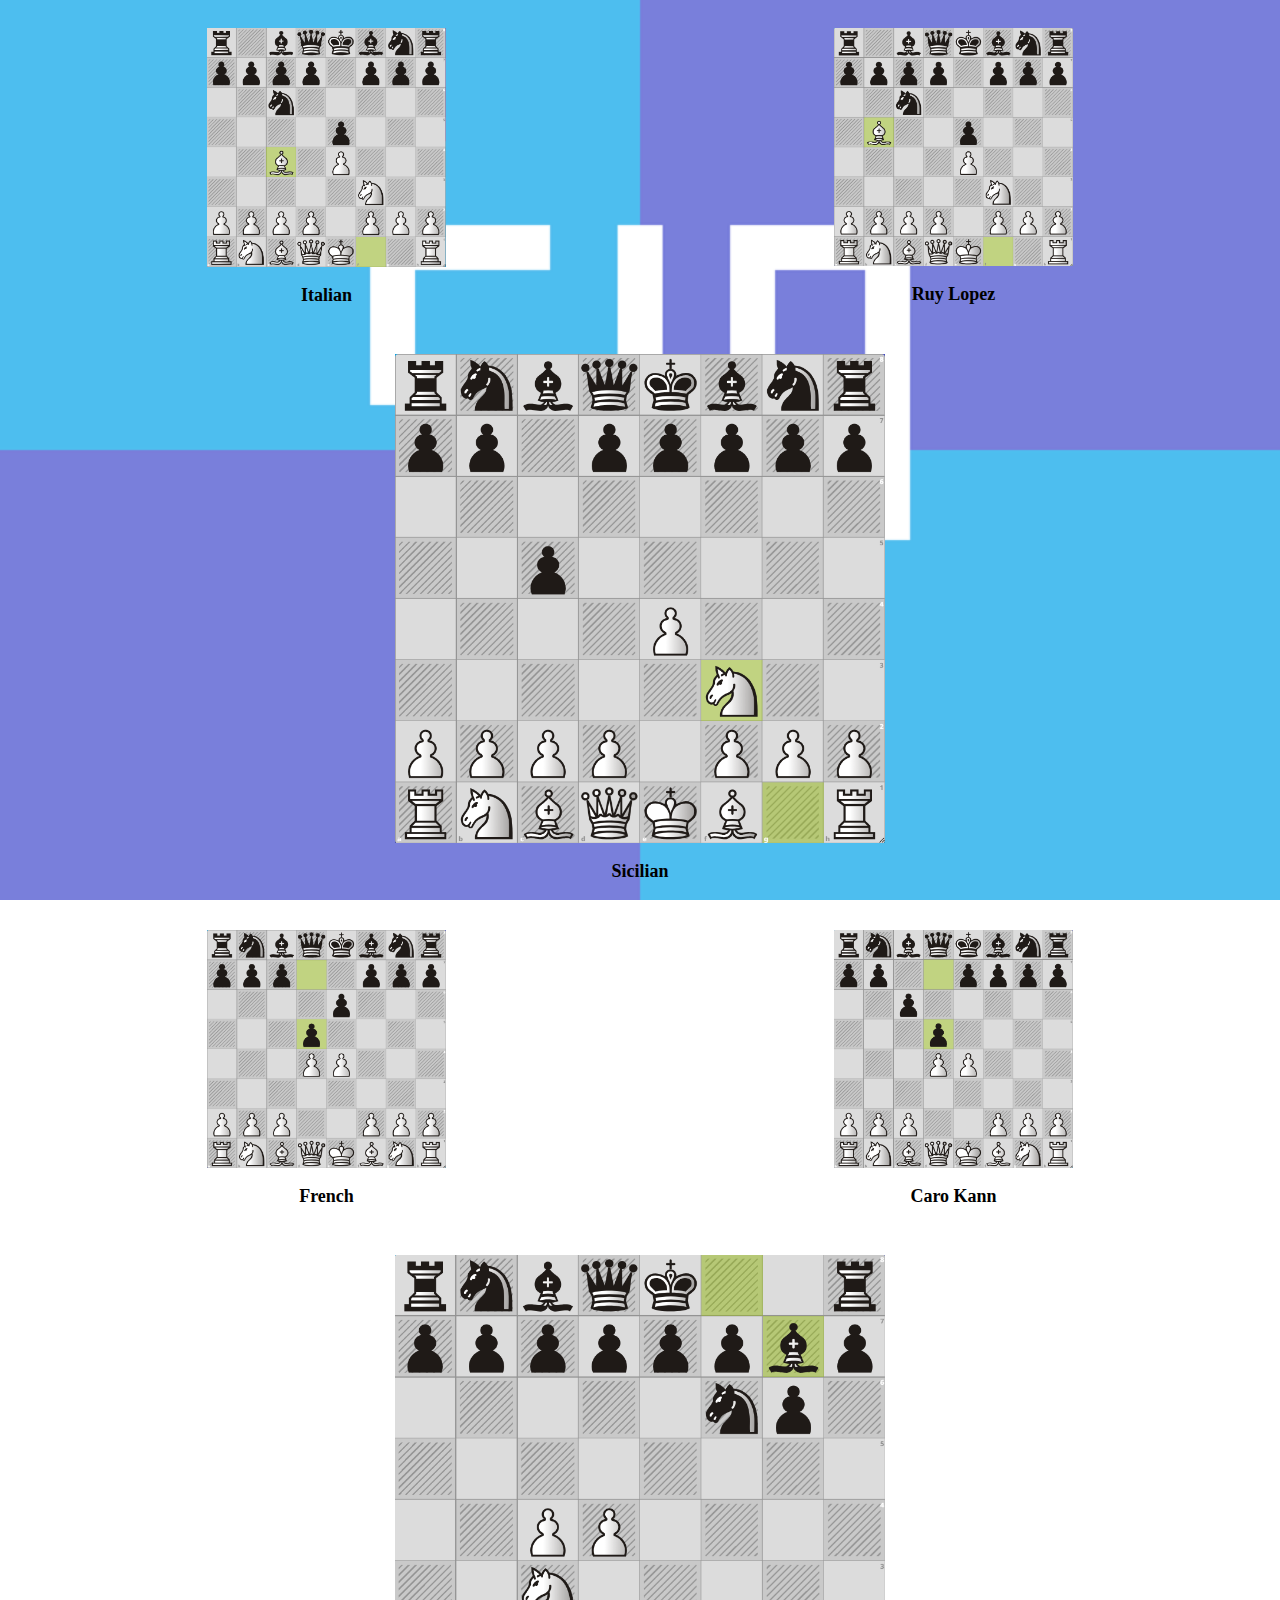
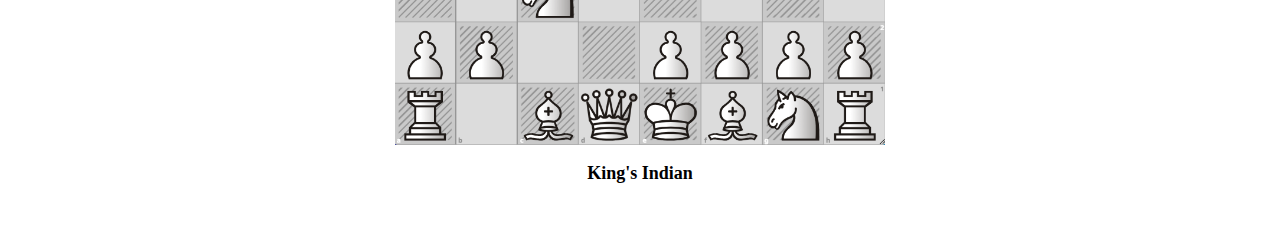
<file: chess.html>
<!DOCTYPE html>
<html>

<head>
  <meta charset="utf-8">
  <meta name="viewport" content="width=device-width">
  <title>Chess gallery</title>
  <link href="chess.css" rel="stylesheet" type="text/css" />
</head>

<body>

  <main>

    <div>
      <img src="chess/Italian_opening.png" alt="Italian opening" width="200">
      <p class="label">Italian</p>
    </div>
    <div>
      <img src="chess/ruylopez_opening.png" alt="Ruy Lopez opening" width="200">
      <p class="label">Ruy Lopez</p>
    </div>
    <div>
      <img src="chess/sicilian_opening.png" alt="Sicilian Defense" width="200">
      <p class="label">Sicilian</p>
    </div>
    <div>
      <img src="chess/french_defense.png" alt="French defense" width="200">
      <p class="label">French</p>
    </div>
    <div>
      <img src="chess/carokann_defense.png" alt="Caro Kann defense" width="200">
      <p class="label">Caro Kann</p>
    </div>
    <div>
      <img src="chess/kingsindian_defense.png" alt="King's Indian defense" width="200">
      <p class="label">King's Indian</p>
    </div>
  </main>

  <!-- <footer>
    <a href="#top">Jump to the Top</a>
  </footer> -->
</body>

</html>
</file>
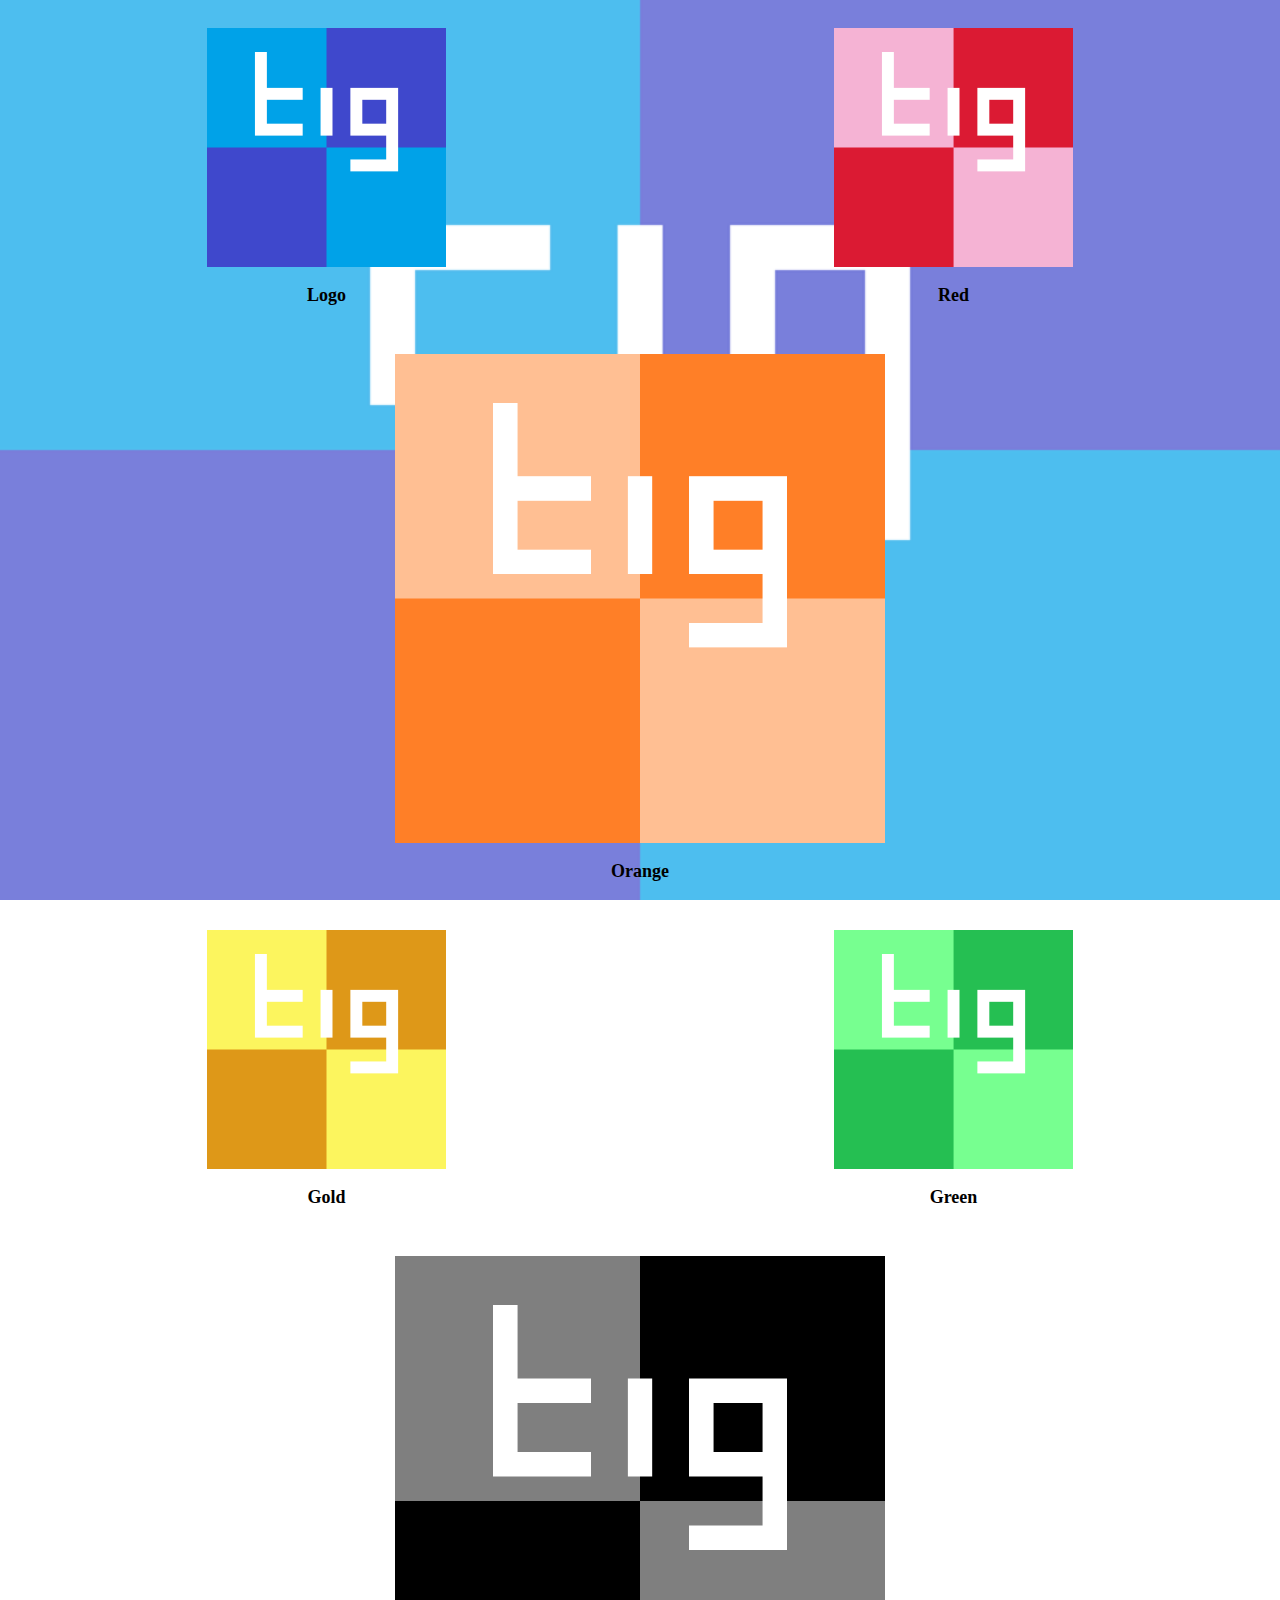
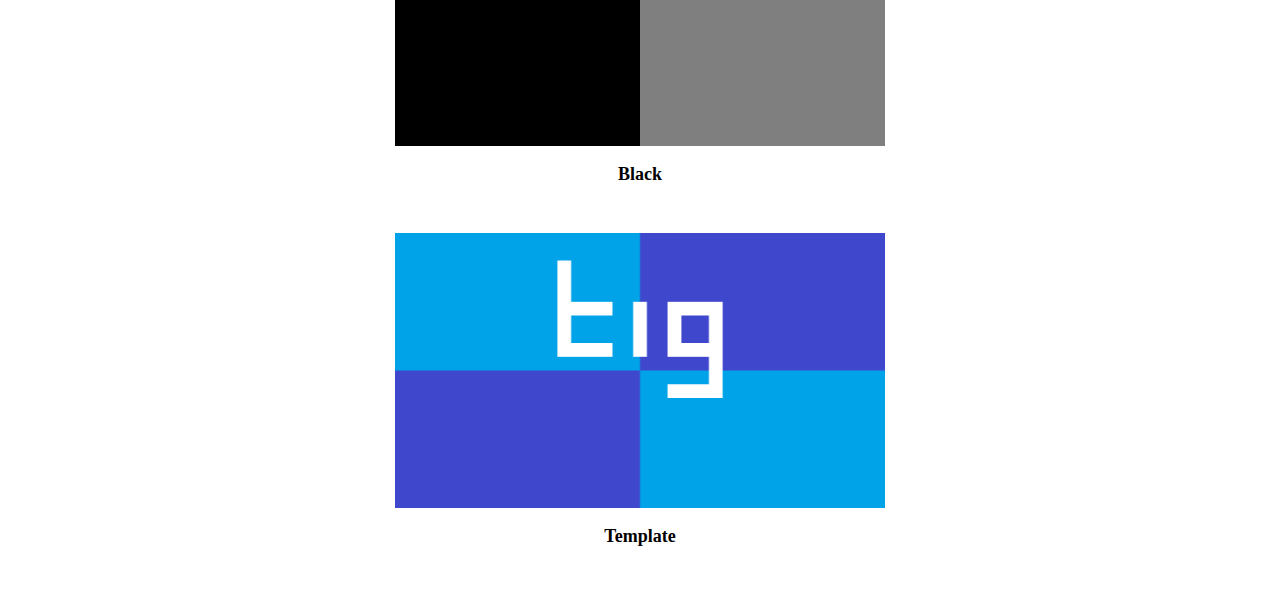
<file: logo.html>
<!DOCTYPE html>
<html>

<head>
  <meta charset="utf-8">
  <meta name="viewport" content="width=device-width">
  <title>replit</title>
  <link href="chess.css" rel="stylesheet" type="text/css" />
</head>

<body>

  <main>

    <div>
      <img src="img/logo.png" alt="Logo" width="200">
      <p class="label">Logo</p>
    </div>
    <div>
      <img src="img/red.png" alt="Red" width="200">
      <p class="label">Red</p>
    </div>
    <div>
      <img src="img/orange.png" alt="Orange" width="200">
      <p class="label">Orange</p>
    </div>
    <div>
      <img src="img/gold.png" alt="Gold" width="200">
      <p class="label">Gold</p>
    </div>
    <div>
      <img src="img/green.png" alt="Green" width="200">
      <p class="label">Green</p>
    </div>
    <div>
      <img src="img/black.png" alt="Black" width="200">
      <p class="label">Black</p>
    </div>
    <div>
      <img src="img/template.png" alt="Template" width="200">
      <p class="label">Template</p>
    </div>
  </main>

  <!-- <footer>
    <a href="#top">Jump to the Top</a>
  </footer> -->
</body>

</html>
</file>
<file: chess.css>
/* Base styles – mobile-first layout */
* {
  box-sizing: border-box;
}

body {
  background-image: url("img/template30transparent.png");
  background-size: cover;
  background-repeat: no-repeat;
  background-position: top center;
  background-attachment: fixed;
}

h1,
h2,
h3 {
  text-align: center;
  margin: 10px 0;
}

main {
  display: grid;
  grid-template-columns: 1fr;
  gap: 10px;
  padding: 10px;
}

div {
  border: 2px;
  padding: 10px;
  text-align: center;
}

img {
  width: 40%;
  height: auto;
  border-radius: 0;
  display: block;
  margin: 0 auto 5px auto;
}

.label {
  font-size: 18px;
  font-weight: bold;
}

/* Tablet View – min-width: 772px */
@media (min-width: 772px) {
  main {
    grid-template-columns: 1fr 1fr;
  }

  div {
    border-radius: 50%;
    /* circular figures */
  }

  div:last-of-type {
    grid-column: span 2;
    /* last figure takes up both columns */
  }
}

/* Desktop View – min-width: 992px */
@media (min-width: 992px) {
  div {
    border-radius: 0;
    /* remove circular shape */
  }

  div:nth-child(3n) {
    grid-column: span 2;
    /* every 3rd figure spans both columns */
  }
}

/* Reduce Motion – user prefers less animation */
@media (prefers-reduced-motion: reduce) {
  html {
    scroll-behavior: auto;
  }
}

/* Dark mode – prefers dark theme 
@media (prefers-color-scheme: dark) {
  body {
    background-color: #121212;
    color: #ffe066;
  }

  div {
    background-color: #333;
    color: #ffe066;
    border-color: #000;
  }

  header,
  footer {
    background-color: #1e1e1e;
  }

  a {
    color: #ffd700;
  }
}*/
</file>
